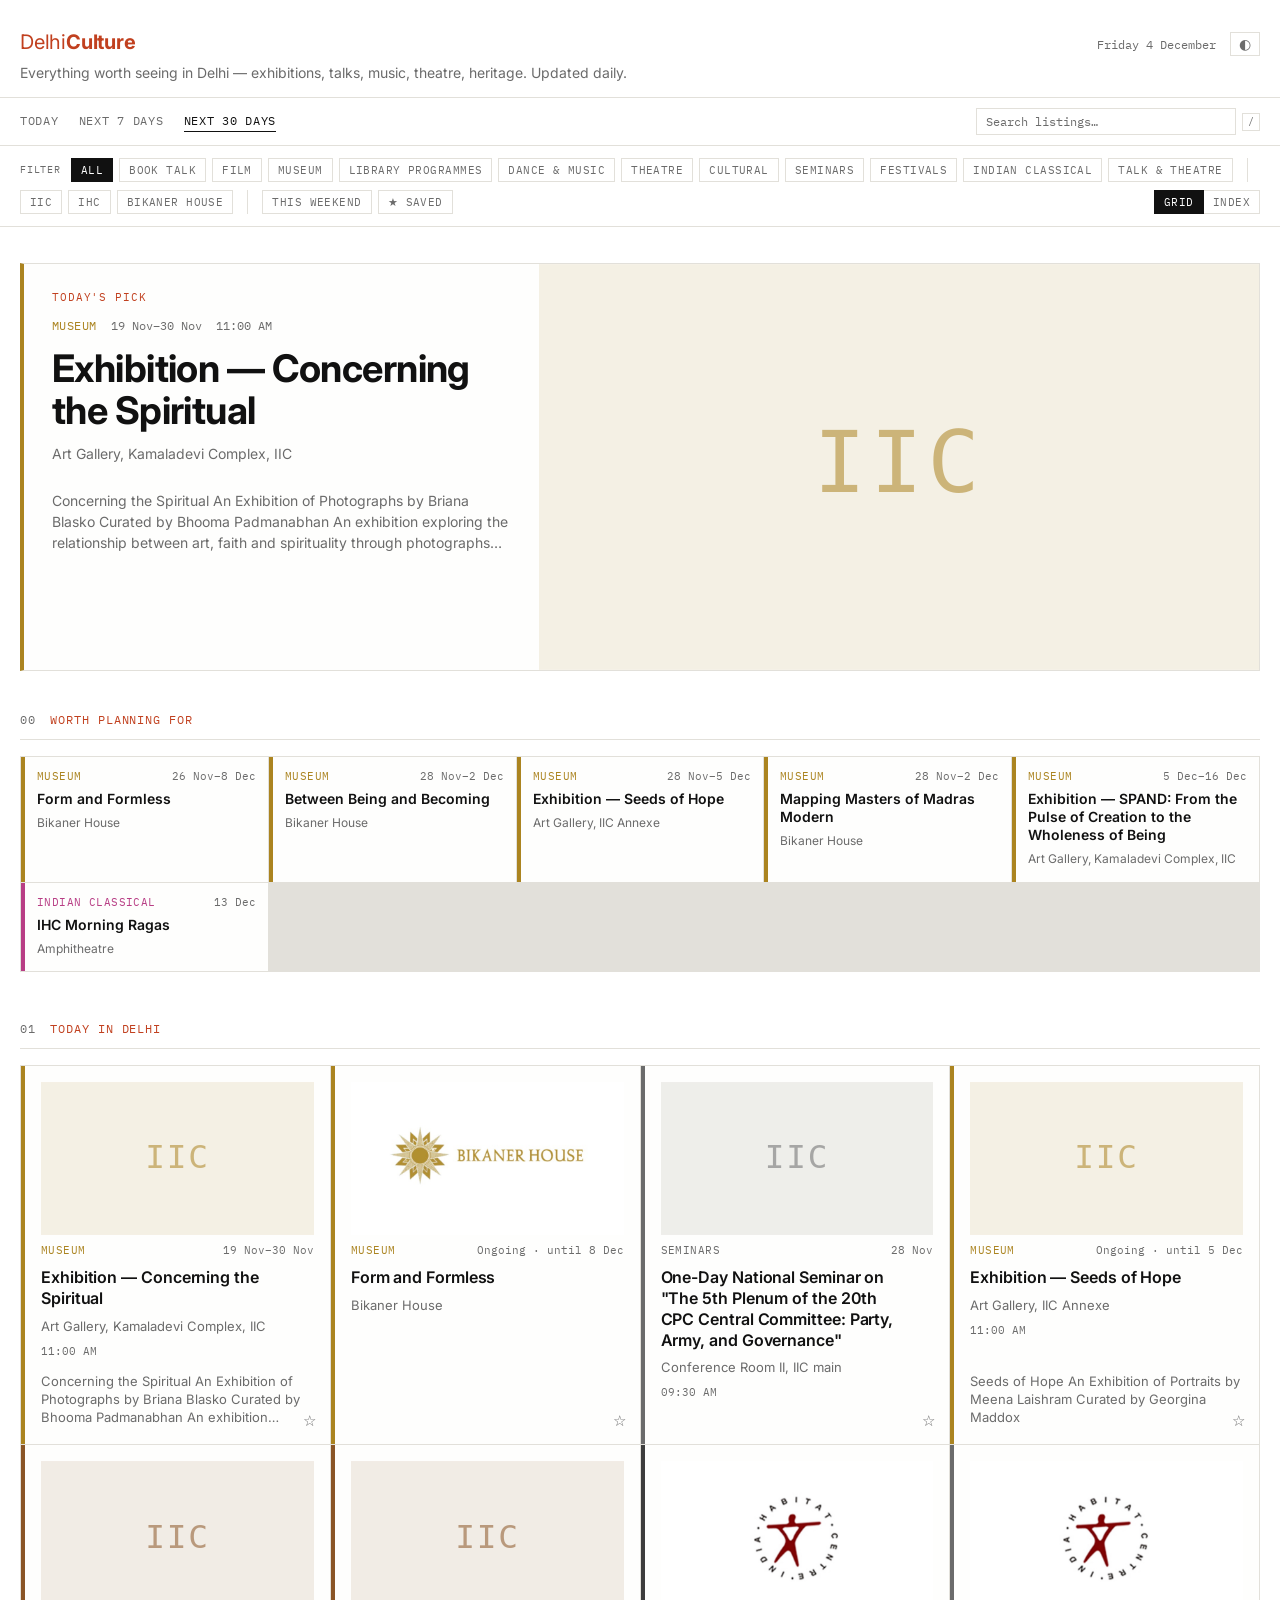
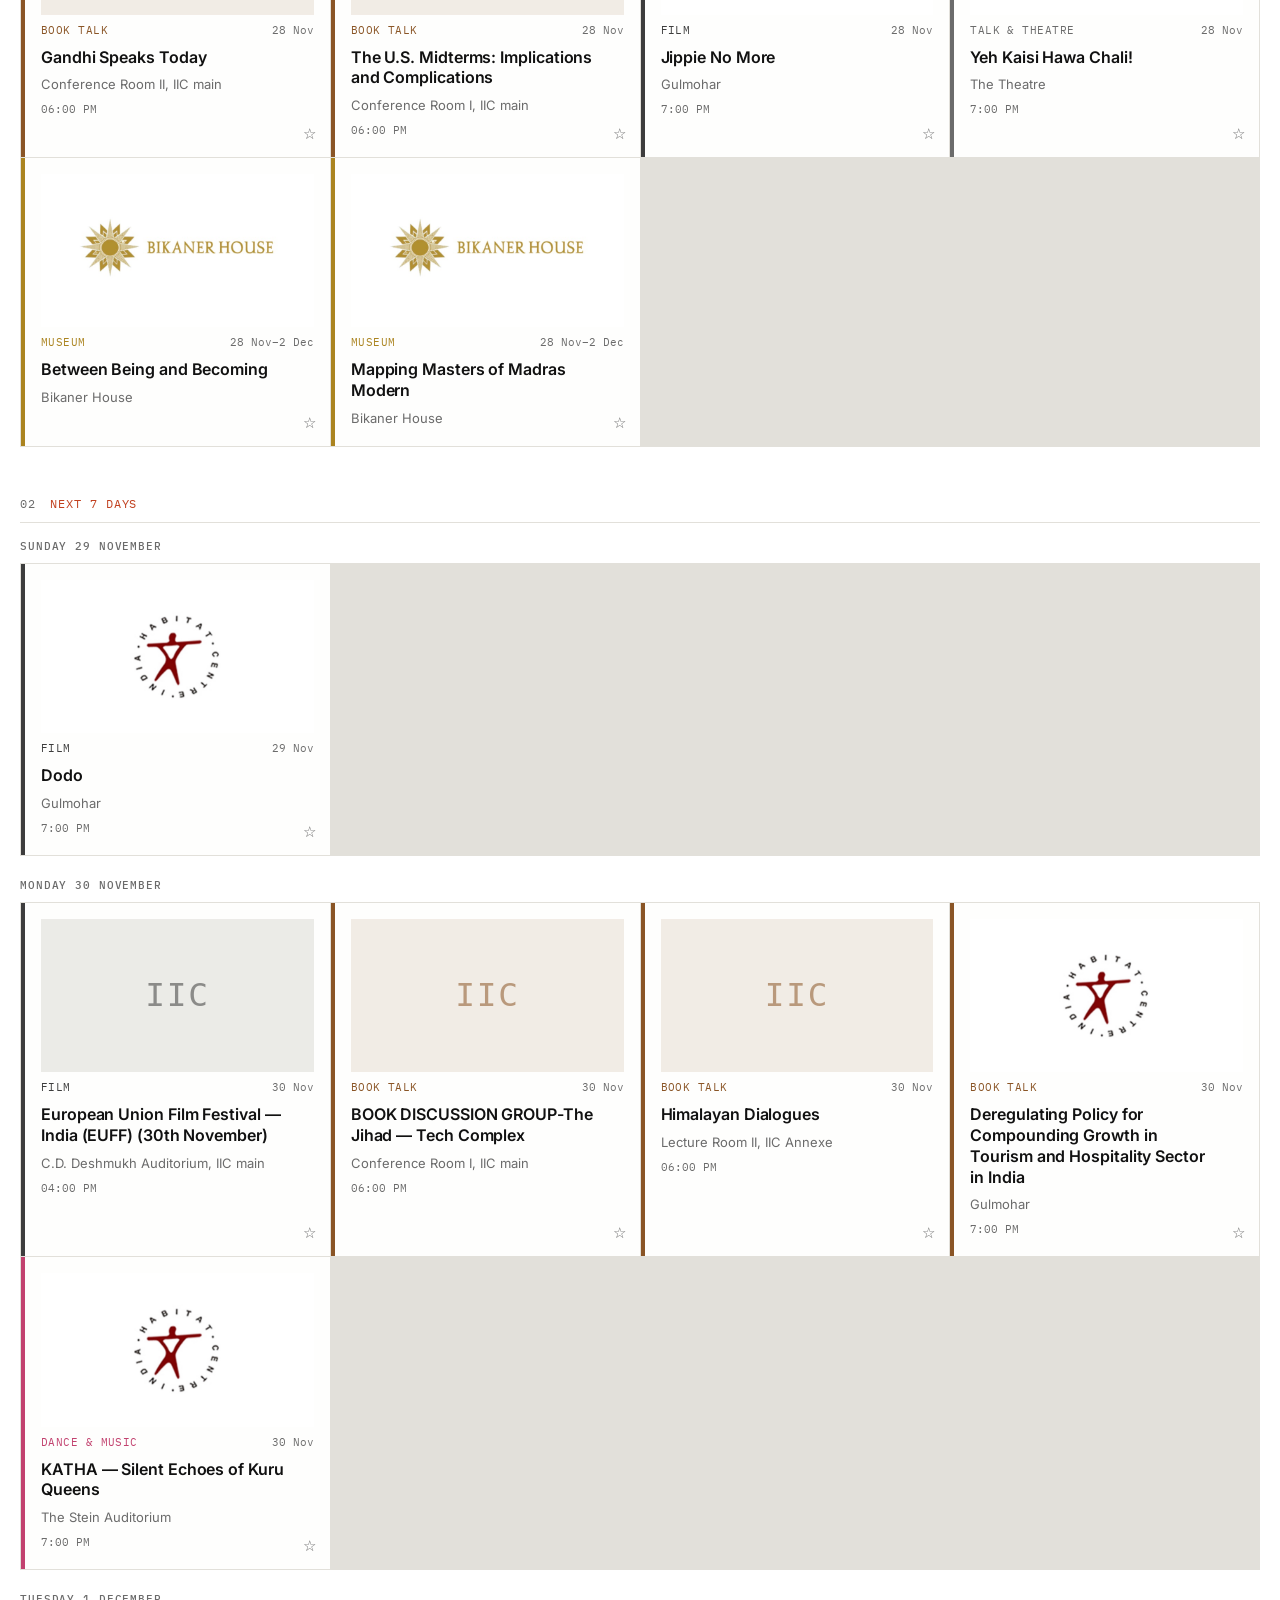
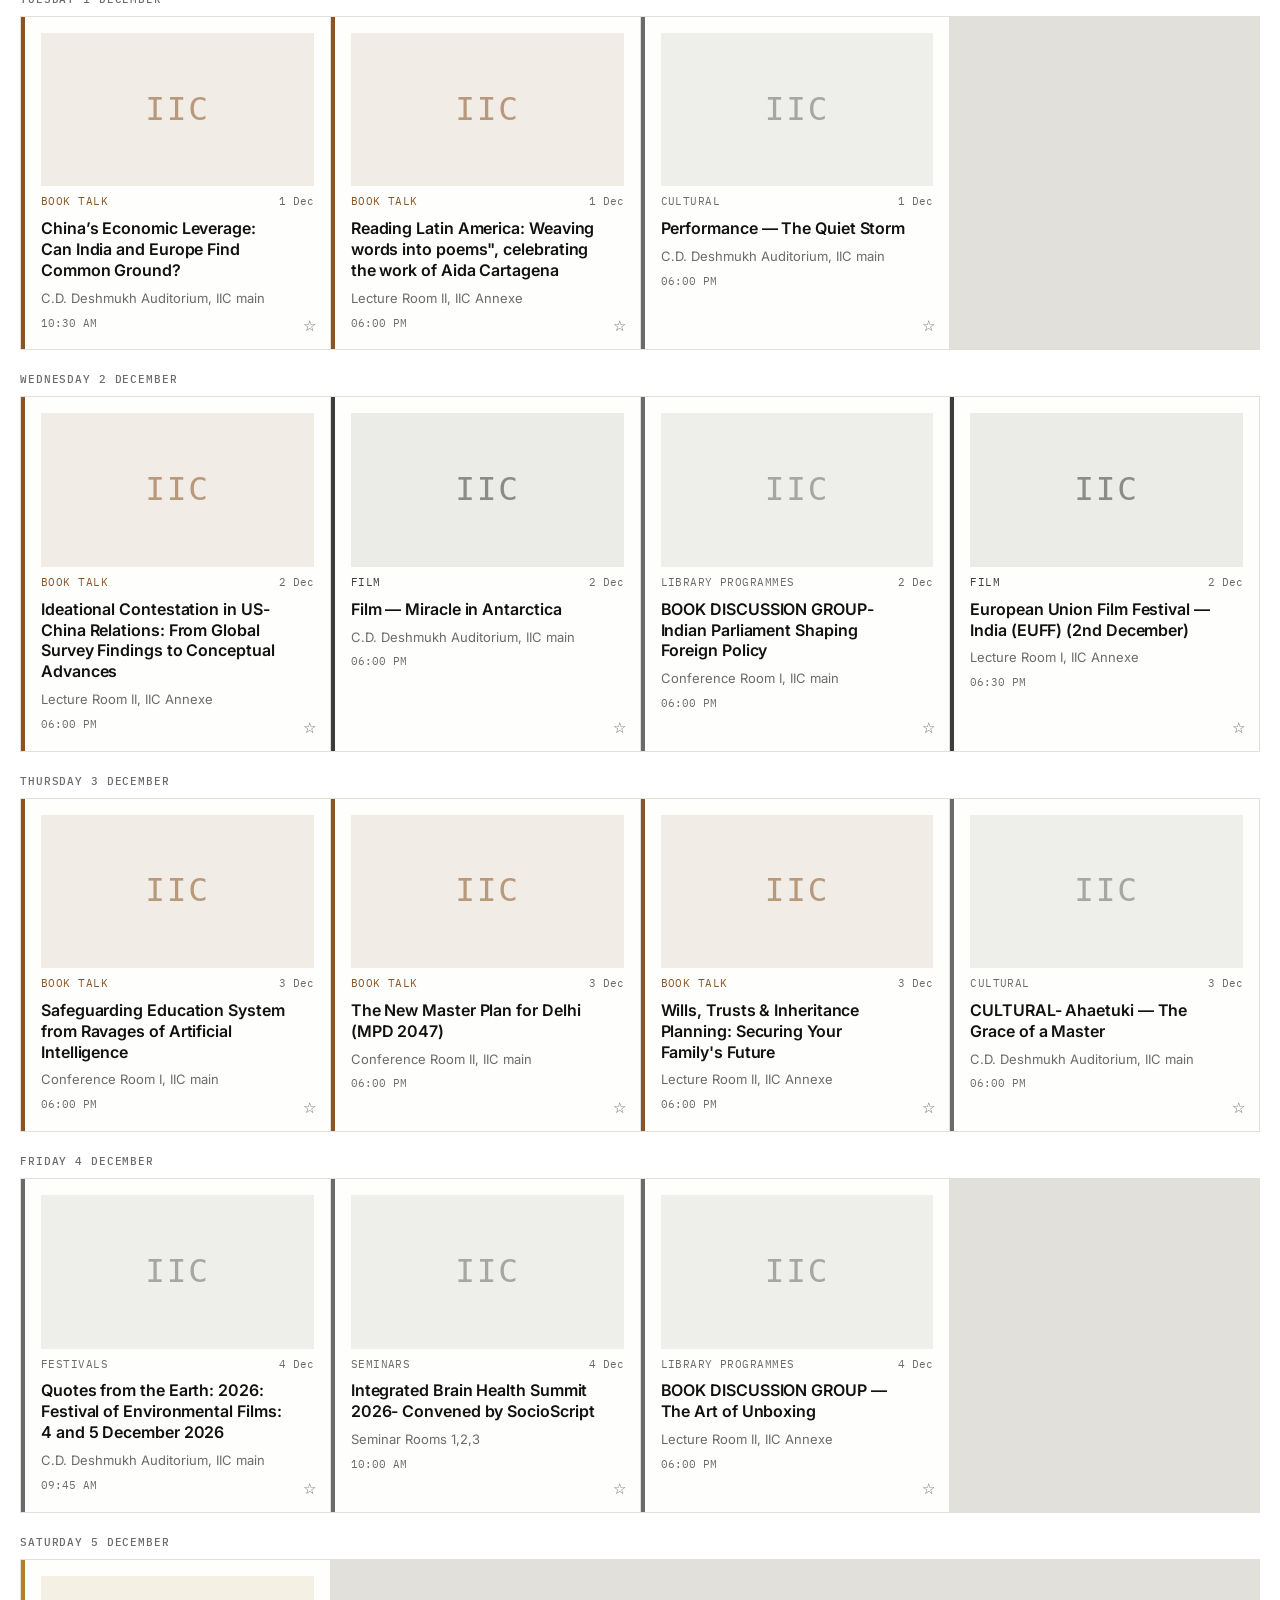
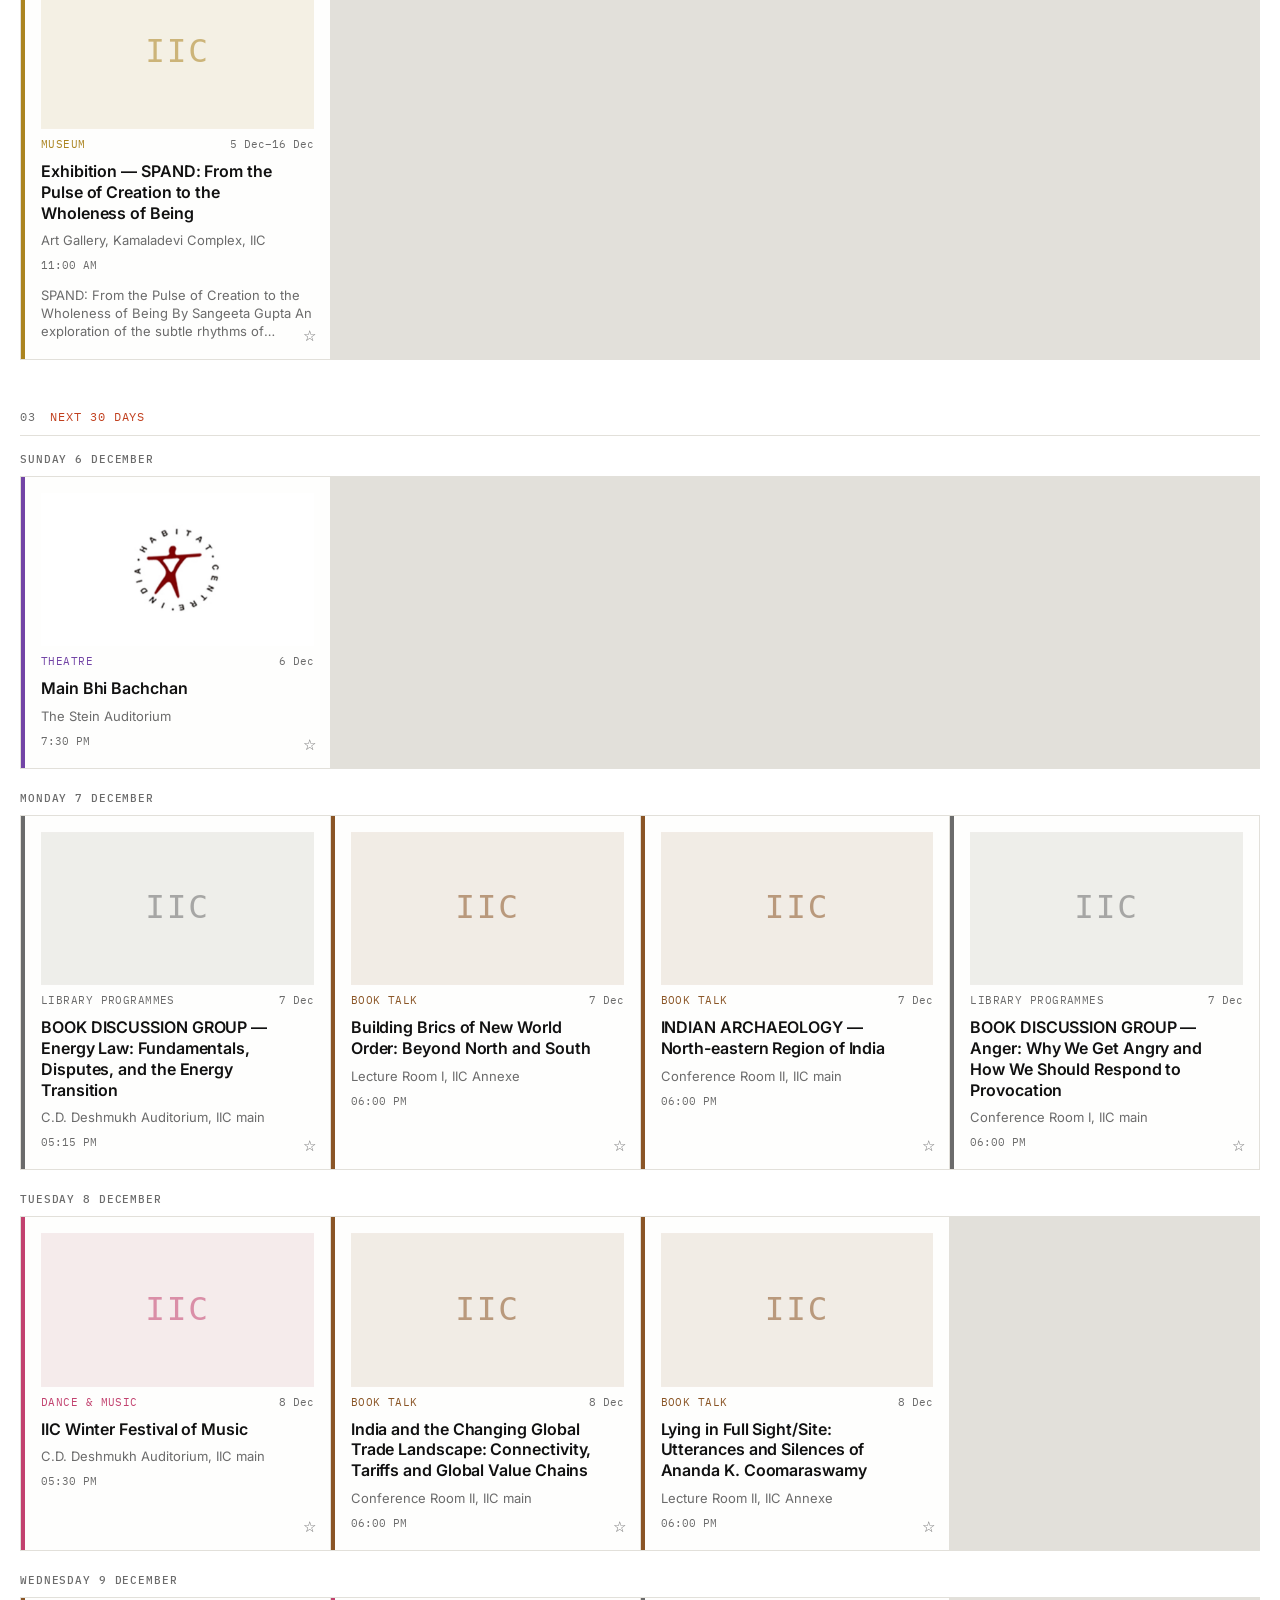
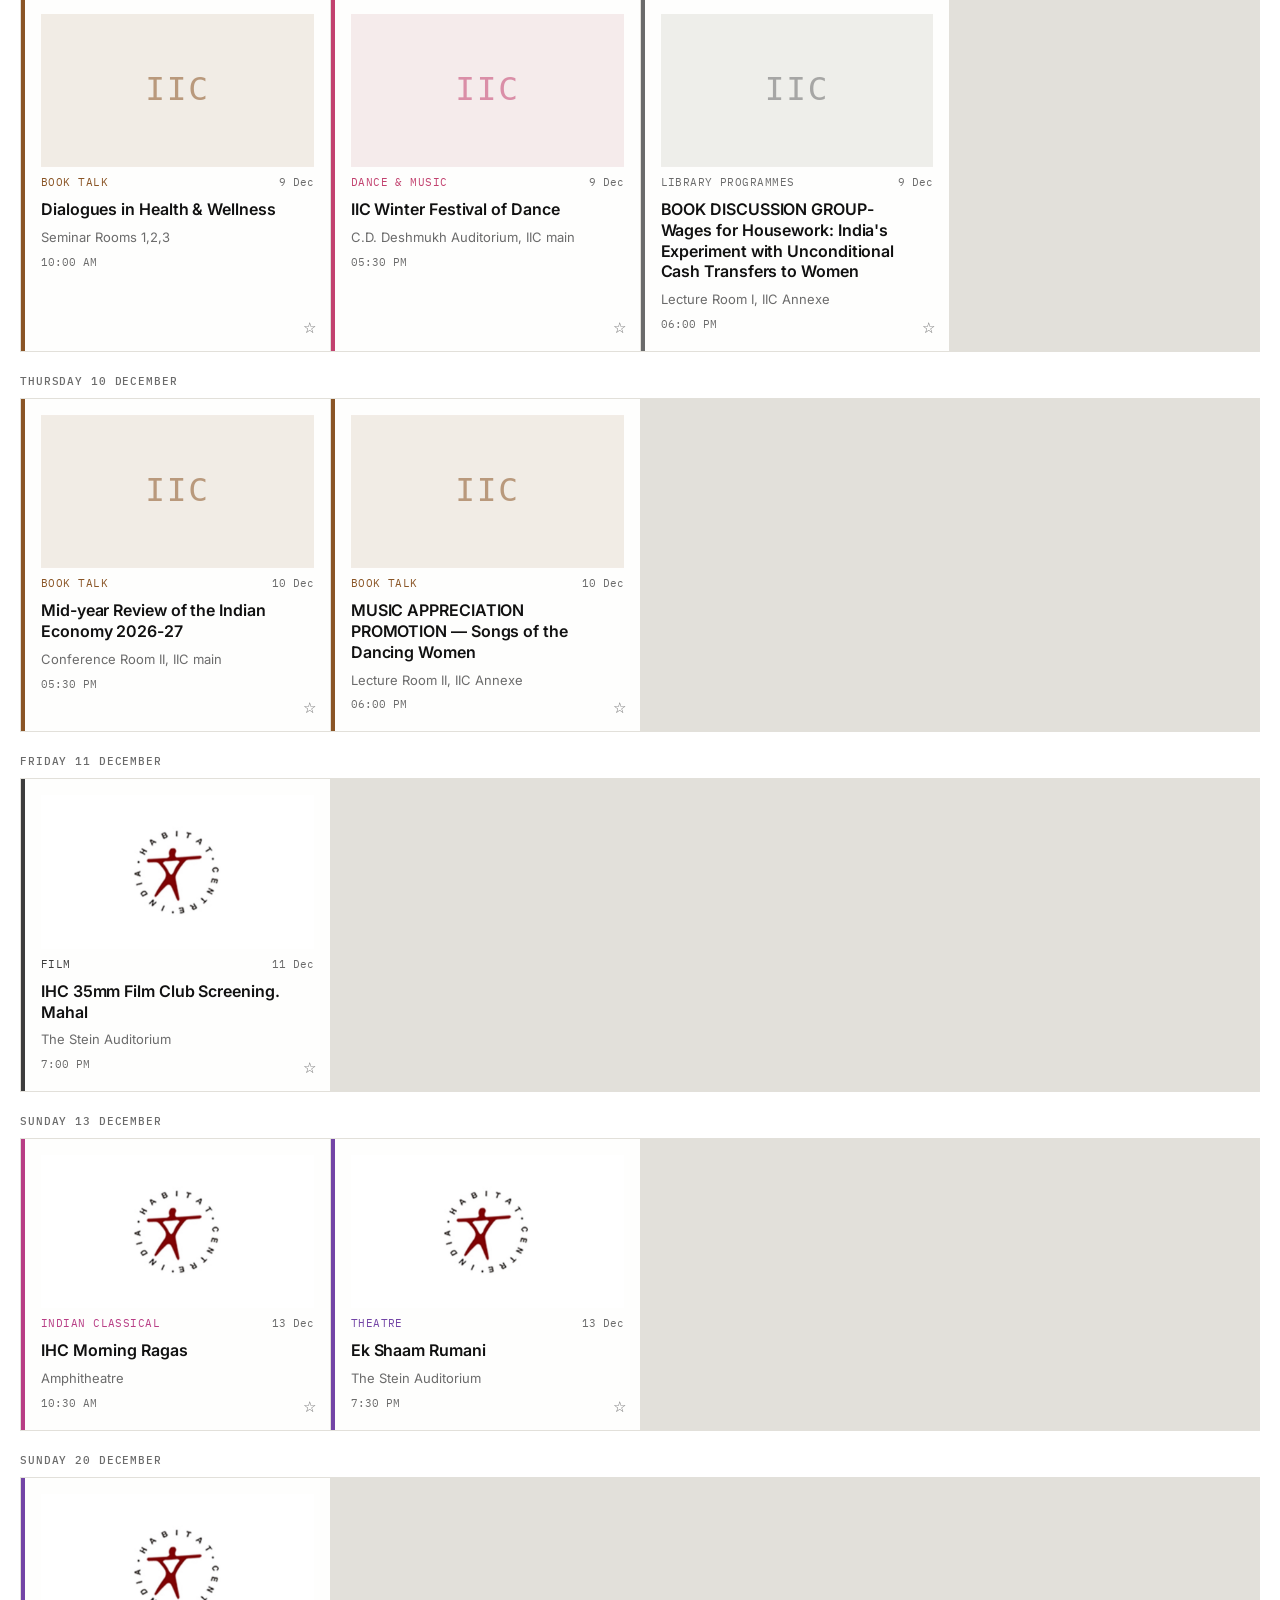
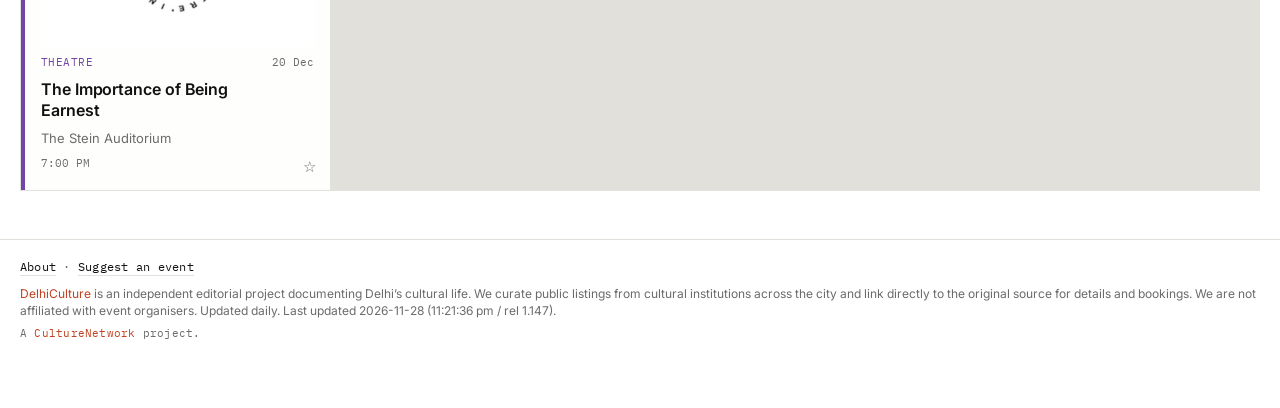
<file: docs/index.html>
<!DOCTYPE html>
<html lang="en">
<head>
<meta charset="UTF-8">
<meta name="viewport" content="width=device-width, initial-scale=1.0">
<title>DelhiCulture — What to see in Delhi today</title>
<meta name="description" content="Everything worth seeing in Delhi — exhibitions, talks, music, theatre and heritage, curated daily from the city's cultural institutions.">
<link rel="canonical" href="https://delhiculture.com/">
<meta property="og:title" content="DelhiCulture — What to see in Delhi today">
<meta property="og:description" content="A curated index of exhibitions, talks, music, theatre and heritage events in Delhi.">
<meta property="og:url" content="https://delhiculture.com/">
<meta property="og:type" content="website">
<link rel="icon" type="image/png" sizes="64x64" href="favicon.png">
<link rel="apple-touch-icon" href="apple-touch-icon.png">
<link rel="preconnect" href="https://fonts.googleapis.com">
<link rel="preconnect" href="https://fonts.gstatic.com" crossorigin>
<link href="https://fonts.googleapis.com/css2?family=Inter:wght@400;500;600;700&family=IBM+Plex+Mono:wght@400;500&display=swap" rel="stylesheet">
<link rel="stylesheet" href="style.css">
<script>
/* apply saved theme before first paint to avoid a flash */
(function () {
  try {
    var t = localStorage.getItem("dc-theme");
    if (t === "dark" || t === "light") document.documentElement.setAttribute("data-theme", t);
  } catch (e) {}
})();
</script>
</head>
<body>

<header class="masthead">
  <div class="masthead__row">
    <a href="/" class="wordmark"><span class="wordmark__delhi">Delhi</span><span class="wordmark__culture">Culture</span></a>
    <div class="masthead__right">
      <span class="masthead__date" id="masthead-date"></span>
      <button type="button" class="theme-toggle" id="theme-toggle" aria-label="Switch between light and dark">◐</button>
    </div>
  </div>
  <p class="masthead__strap">Everything worth seeing in Delhi — exhibitions, talks, music, theatre, heritage. Updated daily.</p>
</header>

<nav class="jumpnav" aria-label="Sections">
  <a href="#today">Today</a>
  <a href="#week">Next 7 Days</a>
  <a href="#month">Next 30 Days</a>
  <div class="searchbox" role="search">
    <input type="search" id="search-input" placeholder="Search listings…" aria-label="Search listings" autocomplete="off">
    <span class="searchbox__hint" aria-hidden="true">/</span>
  </div>
</nav>

<div class="controls" aria-label="Filter and view options">
  <span class="controls__label">Filter</span>
  <div class="filters" id="filter-cats" role="group" aria-label="Filter by category"></div>
  <div class="controls__divider" aria-hidden="true"></div>
  <div class="filters" id="filter-venues" role="group" aria-label="Filter by institution"></div>
  <div class="controls__divider" aria-hidden="true"></div>
  <div class="filters" role="group" aria-label="Lenses">
    <button type="button" class="chip chip--lens" data-lens="weekend" aria-pressed="false">This Weekend</button>
    <button type="button" class="chip chip--lens" data-lens="saved" aria-pressed="false">★ Saved</button>
  </div>
  <span class="result-count" id="result-count" hidden aria-live="polite"></span>
  <div class="viewtoggle" role="group" aria-label="View">
    <button type="button" class="chip" data-view="grid" aria-pressed="true">Grid</button>
    <button type="button" class="chip" data-view="list" aria-pressed="false">Index</button>
  </div>
</div>

<section class="lead" id="lead" hidden aria-label="Today's pick"></section>

<main id="main">

  <section class="section" id="highlights" hidden>
    <div class="section__eyebrow"><span class="eyebrow-index">00</span> Worth Planning For</div>
    <div class="hl-grid" id="grid-highlights"></div>
  </section>

  <section class="section" id="today">
    <div class="section__eyebrow"><span class="eyebrow-index">01</span> Today in Delhi</div>
    <div class="section__body" id="grid-today" data-empty-copy="Nothing new listed for today yet. Check back this evening, or see the next 7 days below.">
      <p class="loading">Loading —</p>
    </div>
  </section>

  <section class="section" id="week">
    <div class="section__eyebrow"><span class="eyebrow-index">02</span> Next 7 Days</div>
    <div class="section__body" id="grid-week" data-empty-copy="Nothing new listed for the next 7 days yet.">
      <p class="loading">Loading —</p>
    </div>
  </section>

  <section class="section" id="month">
    <div class="section__eyebrow"><span class="eyebrow-index">03</span> Next 30 Days</div>
    <div class="section__body" id="grid-month" data-empty-copy="Nothing new listed for the next 30 days yet.">
      <p class="loading">Loading —</p>
    </div>
  </section>

  <noscript>
    <div class="section"><p class="empty-state">Listings need JavaScript to load. The raw data is at <a href="events.json">events.json</a>.</p></div>
  </noscript>

</main>

<div class="overlay" id="overlay" hidden>
  <div class="detail" id="detail"></div>
</div>

<div class="toast" id="toast" hidden role="status"></div>

<footer class="footer">
  <p class="footer__links"><a href="/about.html">About</a> · <a href="mailto:suggest@delhiculture.com">Suggest an event</a></p>
  <p><span class="brand-red">DelhiCulture</span> is an independent editorial project documenting Delhi’s cultural life. We curate public listings from cultural institutions across the city and link directly to the original source for details and bookings. We are not affiliated with event organisers. Updated daily. <span id="footer-generated"></span></p>
  <p class="footer__network">A <span class="brand-red">CultureNetwork</span> project.</p>
</footer>

<script src="app.js"></script>
</body>
</html>
</file>
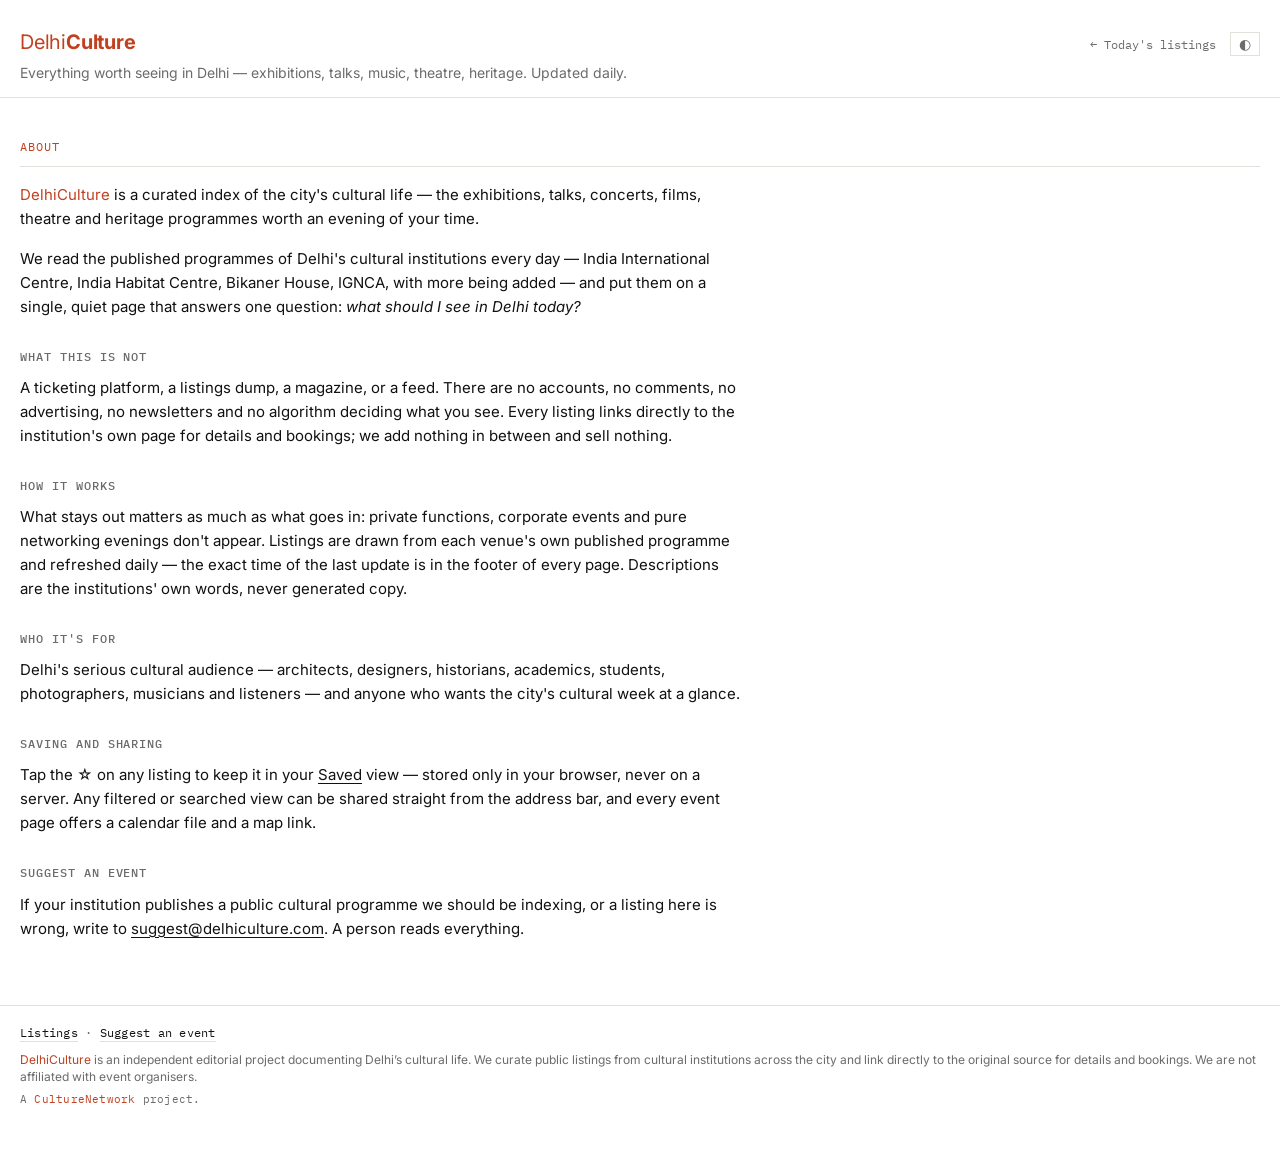
<file: docs/about.html>
<!DOCTYPE html>
<html lang="en">
<head>
<meta charset="UTF-8">
<meta name="viewport" content="width=device-width, initial-scale=1.0">
<title>About — DelhiCulture</title>
<meta name="description" content="DelhiCulture is an independent, curated index of Delhi's cultural life — exhibitions, talks, music, theatre and heritage, updated daily.">
<link rel="canonical" href="https://delhiculture.com/about.html">
<link rel="icon" type="image/png" sizes="64x64" href="favicon.png">
<link rel="apple-touch-icon" href="apple-touch-icon.png">
<link rel="preconnect" href="https://fonts.googleapis.com">
<link rel="preconnect" href="https://fonts.gstatic.com" crossorigin>
<link href="https://fonts.googleapis.com/css2?family=Inter:wght@400;500;600;700&family=IBM+Plex+Mono:wght@400;500&display=swap" rel="stylesheet">
<link rel="stylesheet" href="style.css">
<script>
/* apply saved theme before first paint to avoid a flash */
(function () {
  try {
    var t = localStorage.getItem("dc-theme");
    if (t === "dark" || t === "light") document.documentElement.setAttribute("data-theme", t);
  } catch (e) {}
})();
</script>
</head>
<body>

<header class="masthead">
  <div class="masthead__row">
    <a href="/" class="wordmark"><span class="wordmark__delhi">Delhi</span><span class="wordmark__culture">Culture</span></a>
    <div class="masthead__right">
      <span class="masthead__date"><a href="/" class="masthead__back">← Today's listings</a></span>
      <button type="button" class="theme-toggle" id="theme-toggle" aria-label="Switch between light and dark">◐</button>
    </div>
  </div>
  <p class="masthead__strap">Everything worth seeing in Delhi — exhibitions, talks, music, theatre, heritage. Updated daily.</p>
</header>

<main id="main">
  <section class="section">
    <div class="section__eyebrow">About</div>
    <div class="prose">
      <p><span class="brand-red">DelhiCulture</span> is a curated index of the city's cultural life — the exhibitions, talks, concerts, films, theatre and heritage programmes worth an evening of your time.</p>

      <p>We read the published programmes of Delhi's cultural institutions every day — India International Centre, India Habitat Centre, Bikaner House, IGNCA, with more being added — and put them on a single, quiet page that answers one question: <em>what should I see in Delhi today?</em></p>

      <h2>What this is not</h2>
      <p>A ticketing platform, a listings dump, a magazine, or a feed. There are no accounts, no comments, no advertising, no newsletters and no algorithm deciding what you see. Every listing links directly to the institution's own page for details and bookings; we add nothing in between and sell nothing.</p>

      <h2>How it works</h2>
      <p>What stays out matters as much as what goes in: private functions, corporate events and pure networking evenings don't appear. Listings are drawn from each venue's own published programme and refreshed daily — the exact time of the last update is in the footer of every page. Descriptions are the institutions' own words, never generated copy.</p>

      <h2>Who it's for</h2>
      <p>Delhi's serious cultural audience — architects, designers, historians, academics, students, photographers, musicians and listeners — and anyone who wants the city's cultural week at a glance.</p>

      <h2>Saving and sharing</h2>
      <p>Tap the ☆ on any listing to keep it in your <a href="/?lens=saved">Saved</a> view — stored only in your browser, never on a server. Any filtered or searched view can be shared straight from the address bar, and every event page offers a calendar file and a map link.</p>

      <h2>Suggest an event</h2>
      <p>If your institution publishes a public cultural programme we should be indexing, or a listing here is wrong, write to <a href="mailto:suggest@delhiculture.com">suggest@delhiculture.com</a>. A person reads everything.</p>
    </div>
  </section>
</main>

<footer class="footer">
  <p class="footer__links"><a href="/">Listings</a> · <a href="mailto:suggest@delhiculture.com">Suggest an event</a></p>
  <p><span class="brand-red">DelhiCulture</span> is an independent editorial project documenting Delhi’s cultural life. We curate public listings from cultural institutions across the city and link directly to the original source for details and bookings. We are not affiliated with event organisers.</p>
  <p class="footer__network">A <span class="brand-red">CultureNetwork</span> project.</p>
</footer>

<script>
(function () {
  var btn = document.getElementById("theme-toggle");
  if (!btn) return;
  btn.addEventListener("click", function () {
    var root = document.documentElement;
    var systemDark = window.matchMedia &&
      window.matchMedia("(prefers-color-scheme: dark)").matches;
    var current = root.getAttribute("data-theme") || (systemDark ? "dark" : "light");
    var next = current === "dark" ? "light" : "dark";
    root.setAttribute("data-theme", next);
    try { localStorage.setItem("dc-theme", next); } catch (e) {}
  });
})();
</script>
</body>
</html>
</file>
<file: docs/style.css>
/* ============================================================
   DelhiCulture — design tokens (v3)
   Palette:  bg #FFFFFF · ink #111111 · muted #6B6B6B
             hairline #E2E0DA · accent #C1401F (eyebrows + focus
             only — architectural redline)
   Type:     Inter (display/body) · IBM Plex Mono (metadata —
             the "index card" register)
   Layout:   dense multi-column index, sharp corners, no shadow.
   v3 adds:  lead story hero, dark mode (auto + toggle), search,
             lens chips (Weekend / Saved), detail overlay with
             calendar export, saved stars, refined type scale,
             restrained motion (guarded by prefers-reduced-motion).
   The category hues are mirrored in app.js CATEGORY_HEX — keep
   in sync.
   ============================================================ */

:root {
  --bg: #ffffff;
  --ink: #111111;
  --muted: #6b6b6b;
  --hairline: #e2e0da;
  --accent: #c1401f;
  --card-bg: #fefefd;
  --card-hover: #faf9f5;
  --overlay-scrim: rgba(17, 17, 17, 0.45);

  /* Category palette — one hue family per discipline. Mirrored in
     app.js CATEGORY_HEX — keep in sync. */
  --cat-heritage: #b0392a;
  --cat-archaeology: #b3612a;
  --cat-architecture: #2f5e96;
  --cat-urbanism: #2f7d8c;
  --cat-landscape: #3f8a4d;
  --cat-museum: #ab8420;
  --cat-photography: #6f56a0;
  --cat-classical: #b83e85;
  --cat-jazz: #c77c1f;
  --cat-dance: #c2426f;
  --cat-theatre: #7345a6;
  --cat-film: #3d3d3d;
  --cat-book: #8a5526;
  --cat-children: #d0722f;
  --cat-festival: #a58722;
  --cat-exhibition: #9c5a38;
  --cat-talk: #4f6e8f;
  --cat-default: #6b6b6b;

  --stripe: 4px;

  --font-display: "Inter", -apple-system, "Helvetica Neue", Arial, sans-serif;
  --font-mono: "IBM Plex Mono", "SF Mono", Menlo, monospace;

  --gutter: 20px;
  --max-width: 1400px;

  --ease: cubic-bezier(0.25, 0.6, 0.3, 1);
  --t-fast: 140ms;
}

/* ---------- dark mode ----------
   Auto via prefers-color-scheme; explicit choice via
   data-theme="light|dark" on <html> (set by the toggle,
   persisted in localStorage, applied pre-paint inline). */

[data-theme="dark"] { color-scheme: dark; }

@media (prefers-color-scheme: dark) {
  :root:not([data-theme="light"]) { color-scheme: dark; }
}

:root[data-theme="dark"] {
  --bg: #131211;
  --ink: #eceae5;
  --muted: #9a968e;
  --hairline: #2b2925;
  --accent: #e05a35;
  --card-bg: #181715;
  --card-hover: #1e1c19;
  --overlay-scrim: rgba(0, 0, 0, 0.6);

  --cat-heritage: #d0604f;
  --cat-archaeology: #d0824a;
  --cat-architecture: #6f95c8;
  --cat-urbanism: #5fa8b8;
  --cat-landscape: #6fb37d;
  --cat-museum: #cfa93f;
  --cat-photography: #9c85cc;
  --cat-classical: #d873ac;
  --cat-jazz: #e09a45;
  --cat-dance: #dd6f96;
  --cat-theatre: #a279d3;
  --cat-film: #a3a3a3;
  --cat-book: #bf8352;
  --cat-children: #e39355;
  --cat-festival: #cbaf45;
  --cat-exhibition: #c4805c;
  --cat-talk: #7f9cbd;
  --cat-default: #9a968e;
}

@media (prefers-color-scheme: dark) {
  :root:not([data-theme="light"]) {
    --bg: #131211;
    --ink: #eceae5;
    --muted: #9a968e;
    --hairline: #2b2925;
    --accent: #e05a35;
    --card-bg: #181715;
    --card-hover: #1e1c19;
    --overlay-scrim: rgba(0, 0, 0, 0.6);

    --cat-heritage: #d0604f;
    --cat-archaeology: #d0824a;
    --cat-architecture: #6f95c8;
    --cat-urbanism: #5fa8b8;
    --cat-landscape: #6fb37d;
    --cat-museum: #cfa93f;
    --cat-photography: #9c85cc;
    --cat-classical: #d873ac;
    --cat-jazz: #e09a45;
    --cat-dance: #dd6f96;
    --cat-theatre: #a279d3;
    --cat-film: #a3a3a3;
    --cat-book: #bf8352;
    --cat-children: #e39355;
    --cat-festival: #cbaf45;
    --cat-exhibition: #c4805c;
    --cat-talk: #7f9cbd;
    --cat-default: #9a968e;
  }
}

* { box-sizing: border-box; }

html { -webkit-text-size-adjust: 100%; scroll-padding-top: 96px; }

body {
  margin: 0;
  background: var(--bg);
  color: var(--ink);
  font-family: var(--font-display);
  font-size: 15px;
  line-height: 1.45;
  -webkit-font-smoothing: antialiased;
  transition: background-color var(--t-fast) var(--ease), color var(--t-fast) var(--ease);
}

a { color: inherit; }

/* ---------- masthead ---------- */

.masthead {
  max-width: var(--max-width);
  margin: 0 auto;
  padding: 28px var(--gutter) 14px;
  border-bottom: 1px solid var(--hairline);
}

.masthead__row {
  display: flex;
  align-items: baseline;
  justify-content: space-between;
  gap: 12px;
}

.masthead__right {
  display: flex;
  align-items: baseline;
  gap: 14px;
}

.wordmark {
  font-weight: 400;
  font-size: 20px;
  letter-spacing: -0.01em;
  text-decoration: none;
  color: var(--accent);
}

/* brand names picked out in the accent red wherever they appear in copy */
.brand-red { color: var(--accent); }

::selection {
  background: var(--accent);
  color: #ffffff;
}

.wordmark__delhi { font-weight: 400; }
.wordmark__culture { font-weight: 700; }

.masthead__date {
  font-family: var(--font-mono);
  font-size: 12px;
  color: var(--muted);
  white-space: nowrap;
}

.masthead__strap {
  margin: 6px 0 0;
  color: var(--muted);
  font-size: 14px;
}

/* theme toggle — a quiet mono glyph, not a switch */
.theme-toggle {
  font-family: var(--font-mono);
  font-size: 14px;
  line-height: 1;
  color: var(--muted);
  background: none;
  border: 1px solid var(--hairline);
  border-radius: 0;
  padding: 4px 8px;
  cursor: pointer;
  transition: color var(--t-fast) var(--ease), border-color var(--t-fast) var(--ease);
}

.theme-toggle:hover { color: var(--ink); border-color: var(--ink); }

.theme-toggle:focus-visible {
  outline: 2px solid var(--accent);
  outline-offset: 1px;
}

/* ---------- jump nav ---------- */

.jumpnav {
  max-width: var(--max-width);
  margin: 0 auto;
  padding: 10px var(--gutter);
  display: flex;
  align-items: center;
  gap: 20px;
  border-bottom: 1px solid var(--hairline);
  position: sticky;
  top: 0;
  background: var(--bg);
  z-index: 10;
}

.jumpnav a {
  font-family: var(--font-mono);
  font-size: 12px;
  text-transform: uppercase;
  letter-spacing: 0.06em;
  text-decoration: none;
  color: var(--muted);
  border-bottom: 1px solid transparent;
  padding-bottom: 2px;
  transition: color var(--t-fast) var(--ease), border-color var(--t-fast) var(--ease);
}

.jumpnav a:hover,
.jumpnav a:focus-visible,
.jumpnav a.is-active {
  color: var(--ink);
  border-bottom-color: var(--ink);
}

/* search lives in the sticky bar so it's always reachable */
.searchbox {
  margin-left: auto;
  display: flex;
  align-items: center;
  gap: 6px;
  min-width: 0;
}

.searchbox input {
  font-family: var(--font-mono);
  font-size: 12px;
  color: var(--ink);
  background: transparent;
  border: 1px solid var(--hairline);
  border-radius: 0;
  padding: 5px 9px;
  width: clamp(120px, 22vw, 260px);
  transition: border-color var(--t-fast) var(--ease);
}

.searchbox input::placeholder { color: var(--muted); }

.searchbox input:hover { border-color: var(--muted); }

.searchbox input:focus {
  outline: 2px solid var(--accent);
  outline-offset: 1px;
  border-color: var(--accent);
}

.searchbox__hint {
  font-family: var(--font-mono);
  font-size: 10px;
  color: var(--muted);
  border: 1px solid var(--hairline);
  padding: 1px 5px;
  user-select: none;
}

/* ---------- controls: filters + lenses + view toggle ---------- */

.controls {
  max-width: var(--max-width);
  margin: 0 auto;
  padding: 12px var(--gutter);
  display: flex;
  flex-wrap: wrap;
  align-items: center;
  gap: 8px 14px;
  border-bottom: 1px solid var(--hairline);
}

.controls__label {
  font-family: var(--font-mono);
  font-size: 10px;
  text-transform: uppercase;
  letter-spacing: 0.08em;
  color: var(--muted);
  margin-right: -4px;
}

.filters {
  display: flex;
  flex-wrap: wrap;
  gap: 6px;
  align-items: center;
}

.chip {
  font-family: var(--font-mono);
  font-size: 11px;
  text-transform: uppercase;
  letter-spacing: 0.04em;
  color: var(--muted);
  background: transparent;
  border: 1px solid var(--hairline);
  border-radius: 0;
  padding: 4px 9px;
  cursor: pointer;
  transition: color var(--t-fast) var(--ease), border-color var(--t-fast) var(--ease),
    background-color var(--t-fast) var(--ease);
}

.chip:hover { color: var(--ink); border-color: var(--ink); }

.chip[aria-pressed="true"] {
  color: var(--bg);
  background: var(--ink);
  border-color: var(--ink);
}

.chip:focus-visible {
  outline: 2px solid var(--accent);
  outline-offset: 1px;
}

.chip--lens[aria-pressed="true"] {
  background: var(--accent);
  border-color: var(--accent);
  color: #ffffff;
}

.controls__divider {
  width: 1px;
  align-self: stretch;
  background: var(--hairline);
}

.viewtoggle {
  display: flex;
  gap: 0;
  margin-left: auto;
}

.viewtoggle .chip + .chip { border-left: 0; }

/* result count — appears only while filtering/searching */
.result-count {
  font-family: var(--font-mono);
  font-size: 11px;
  color: var(--muted);
  white-space: nowrap;
}

/* ---------- sections ---------- */

.section {
  max-width: var(--max-width);
  margin: 0 auto;
  padding: 40px var(--gutter) 8px;
}

.section__eyebrow {
  font-family: var(--font-mono);
  font-size: 12px;
  text-transform: uppercase;
  letter-spacing: 0.08em;
  color: var(--accent);
  margin-bottom: 16px;
  padding-bottom: 10px;
  border-bottom: 1px solid var(--hairline);
}

.eyebrow-index {
  color: var(--muted);
  margin-right: 6px;
}

.loading,
.empty-state {
  font-family: var(--font-mono);
  font-size: 13px;
  color: var(--muted);
  padding: 24px 0 40px;
}

.link-reset {
  font-family: var(--font-mono);
  font-size: 13px;
  color: var(--ink);
  background: none;
  border: none;
  border-bottom: 1px solid var(--ink);
  padding: 0 0 1px;
  cursor: pointer;
}

/* ---------- lead story hero ---------- */

.lead {
  max-width: var(--max-width);
  margin: 0 auto;
  padding: 36px var(--gutter) 0;
}

.lead__card {
  display: grid;
  grid-template-columns: minmax(0, 5fr) minmax(0, 7fr);
  gap: 0;
  border: 1px solid var(--hairline);
  border-left: var(--stripe) solid var(--cat-color, var(--cat-default));
  background: var(--card-bg);
  cursor: pointer;
  transition: background-color var(--t-fast) var(--ease);
}

.lead__card:hover,
.lead__card:focus-visible { background: var(--card-hover); }

.lead__card:focus-visible {
  outline: 2px solid var(--accent);
  outline-offset: -2px;
}

.lead__body {
  padding: 26px 28px 28px;
  display: flex;
  flex-direction: column;
  gap: 12px;
  min-width: 0;
}

.lead__eyebrow {
  font-family: var(--font-mono);
  font-size: 11px;
  text-transform: uppercase;
  letter-spacing: 0.08em;
  color: var(--accent);
}

.lead__meta {
  display: flex;
  gap: 14px;
  font-family: var(--font-mono);
  font-size: 11.5px;
  color: var(--muted);
  flex-wrap: wrap;
}

.lead__title {
  font-weight: 700;
  font-size: clamp(24px, 3.2vw, 38px);
  line-height: 1.12;
  letter-spacing: -0.015em;
  margin: 0;
}

.lead__card:hover .lead__title { text-decoration: underline; text-underline-offset: 4px; }

.lead__venue { font-size: 14px; color: var(--muted); }

.lead__desc {
  font-size: 14px;
  line-height: 1.5;
  color: var(--muted);
  display: -webkit-box;
  -webkit-line-clamp: 3;
  -webkit-box-orient: vertical;
  overflow: hidden;
}

.lead__image {
  width: 100%;
  height: 100%;
  min-height: 260px;
  object-fit: cover;
  display: block;
  background: var(--card-hover);
}

/* ---------- date group headings ---------- */

.date-heading {
  font-family: var(--font-mono);
  font-size: 11px;
  font-weight: 500;
  text-transform: uppercase;
  letter-spacing: 0.08em;
  color: var(--muted);
  margin: 22px 0 8px;
}

.date-heading:first-child { margin-top: 0; }

/* ---------- card grid ---------- */

.card-grid {
  display: grid;
  grid-template-columns: repeat(auto-fill, minmax(260px, 1fr));
  gap: 1px;
  background: var(--hairline);
  border: 1px solid var(--hairline);
}

.card {
  position: relative;
  background: var(--card-bg);
  padding: 16px 16px 18px;
  display: flex;
  flex-direction: column;
  gap: 8px;
  text-decoration: none;
  color: var(--ink);
  min-height: 168px;
  border-left: var(--stripe) solid var(--cat-color, var(--cat-default));
  cursor: pointer;
  transition: background-color var(--t-fast) var(--ease);
}

.card:hover,
.card:focus-visible { background: var(--card-hover); }

.card:hover .card__title,
.card:focus-visible .card__title {
  text-decoration: underline;
  text-underline-offset: 3px;
}

.card:focus-visible {
  outline: 2px solid var(--accent);
  outline-offset: -2px;
}

.card__meta {
  display: flex;
  justify-content: space-between;
  gap: 8px;
  font-family: var(--font-mono);
  font-size: 11px;
  color: var(--muted);
}

.card__category {
  color: var(--cat-color, var(--cat-default));
  text-transform: uppercase;
  letter-spacing: 0.04em;
}

.card__image {
  width: 100%;
  aspect-ratio: 16 / 9;
  object-fit: cover;
  background: var(--card-hover);
  display: block;
}

/* venue logos/wordmarks — shown in full rather than cropped */
.card__image--contain {
  object-fit: contain;
  background: #ffffff;
  padding: 24px;
  box-sizing: border-box;
}

.card__title {
  font-weight: 600;
  font-size: 16px;
  line-height: 1.3;
  letter-spacing: -0.005em;
  padding-right: 26px; /* room for the star */
}

.card__venue {
  font-size: 13px;
  color: var(--muted);
}

.card__time {
  font-family: var(--font-mono);
  font-size: 11px;
  color: var(--muted);
}

.card__desc {
  font-size: 13px;
  color: var(--muted);
  line-height: 1.4;
  margin-top: auto;
  padding-top: 4px;
  display: -webkit-box;
  -webkit-line-clamp: 3;
  -webkit-box-orient: vertical;
  overflow: hidden;
}

/* ---------- save star ---------- */

.star {
  position: absolute;
  right: 10px;
  font-family: var(--font-mono);
  font-size: 15px;
  line-height: 1;
  color: var(--muted);
  background: none;
  border: none;
  padding: 4px;
  cursor: pointer;
  transition: color var(--t-fast) var(--ease), transform var(--t-fast) var(--ease);
}

.card .star { bottom: 12px; }

.star:hover { color: var(--accent); transform: scale(1.12); }

.star[aria-pressed="true"] { color: var(--accent); }

.star:focus-visible {
  outline: 2px solid var(--accent);
  outline-offset: 1px;
}

/* ---------- index (list) view ---------- */

.index-list {
  border-top: 1px solid var(--hairline);
}

.row {
  position: relative;
  display: grid;
  grid-template-columns: 200px minmax(0, 1fr) 200px 28px;
  gap: 4px 16px;
  align-items: baseline;
  padding: 10px 4px 10px 12px;
  border-bottom: 1px solid var(--hairline);
  border-left: var(--stripe) solid var(--cat-color, var(--cat-default));
  text-decoration: none;
  color: var(--ink);
  cursor: pointer;
  transition: background-color var(--t-fast) var(--ease);
}

.row:hover,
.row:focus-visible { background: var(--card-hover); }

.row:hover .row__title,
.row:focus-visible .row__title {
  text-decoration: underline;
  text-underline-offset: 3px;
}

.row:focus-visible {
  outline: 2px solid var(--accent);
  outline-offset: -2px;
}

.row .star { position: static; align-self: center; justify-self: end; }

.row__meta {
  display: flex;
  gap: 12px;
  font-family: var(--font-mono);
  font-size: 11px;
  color: var(--muted);
  white-space: nowrap;
}

.row__time { min-width: 64px; }

.row__title {
  font-weight: 600;
  font-size: 15px;
  line-height: 1.35;
}

.row__venue {
  font-size: 13px;
  color: var(--muted);
  text-align: right;
}

/* ---------- highlights strip ---------- */

.hl-grid {
  display: grid;
  grid-template-columns: repeat(auto-fill, minmax(210px, 1fr));
  gap: 1px;
  background: var(--hairline);
  border: 1px solid var(--hairline);
}

.hl-card {
  background: var(--card-bg);
  padding: 12px 12px 14px;
  display: flex;
  flex-direction: column;
  gap: 6px;
  text-decoration: none;
  color: var(--ink);
  border-left: var(--stripe) solid var(--cat-color, var(--cat-default));
  cursor: pointer;
  transition: background-color var(--t-fast) var(--ease);
}

.hl-card:hover,
.hl-card:focus-visible { background: var(--card-hover); }

.hl-card:hover .hl-card__title,
.hl-card:focus-visible .hl-card__title {
  text-decoration: underline;
  text-underline-offset: 3px;
}

.hl-card:focus-visible {
  outline: 2px solid var(--accent);
  outline-offset: -2px;
}

.hl-card__meta {
  display: flex;
  justify-content: space-between;
  gap: 8px;
  font-family: var(--font-mono);
  font-size: 10.5px;
  color: var(--muted);
}

.hl-card__title {
  font-weight: 600;
  font-size: 14px;
  line-height: 1.3;
}

.hl-card__venue {
  font-size: 12px;
  color: var(--muted);
}

/* ---------- reveal on render (restrained; guarded below) ---------- */

@media (prefers-reduced-motion: no-preference) {
  .card, .row, .hl-card, .lead__card {
    animation: dc-reveal 260ms var(--ease) both;
  }
  @keyframes dc-reveal {
    from { opacity: 0; transform: translateY(4px); }
    to { opacity: 1; transform: none; }
  }
}

/* ---------- detail overlay ---------- */

.overlay {
  position: fixed;
  inset: 0;
  z-index: 50;
  display: flex;
  align-items: flex-start;
  justify-content: center;
  padding: 6vh var(--gutter) 40px;
  background: var(--overlay-scrim);
  overflow-y: auto;
}

.overlay[hidden] { display: none; }

.detail {
  width: min(680px, 100%);
  background: var(--bg);
  border: 1px solid var(--hairline);
  border-top: var(--stripe) solid var(--cat-color, var(--cat-default));
  padding: 24px 26px 26px;
  position: relative;
}

@media (prefers-reduced-motion: no-preference) {
  .detail { animation: dc-reveal 200ms var(--ease) both; }
}

.detail__close {
  position: absolute;
  top: 12px;
  right: 12px;
  font-family: var(--font-mono);
  font-size: 13px;
  color: var(--muted);
  background: var(--bg);
  border: 1px solid var(--hairline);
  padding: 4px 9px;
  cursor: pointer;
  z-index: 1;
  transition: color var(--t-fast) var(--ease), border-color var(--t-fast) var(--ease);
}

.detail__close:hover { color: var(--ink); border-color: var(--ink); }

.detail__close:focus-visible {
  outline: 2px solid var(--accent);
  outline-offset: 1px;
}

.detail__image {
  width: calc(100% + 52px);
  margin: -24px -26px 18px;
  aspect-ratio: 16 / 9;
  object-fit: cover;
  display: block;
  background: var(--card-hover);
}

.detail__image--contain { object-fit: contain; background: #ffffff; padding: 24px; }

.detail__meta {
  display: flex;
  gap: 14px;
  flex-wrap: wrap;
  font-family: var(--font-mono);
  font-size: 11.5px;
  color: var(--muted);
  margin-bottom: 10px;
}

.detail__title {
  font-weight: 700;
  font-size: clamp(20px, 3vw, 28px);
  line-height: 1.2;
  letter-spacing: -0.01em;
  margin: 0 0 6px;
  padding-right: 40px;
}

.detail__venue {
  font-size: 14px;
  color: var(--muted);
  margin-bottom: 14px;
}

.detail__venue a {
  color: inherit;
  text-decoration: underline;
  text-underline-offset: 3px;
}

.detail__venue a:hover { color: var(--accent); }

.detail__desc {
  font-size: 14.5px;
  line-height: 1.55;
  margin: 0 0 18px;
}

.detail__actions {
  display: flex;
  flex-wrap: wrap;
  gap: 8px;
  border-top: 1px solid var(--hairline);
  padding-top: 16px;
}

.btn {
  font-family: var(--font-mono);
  font-size: 12px;
  letter-spacing: 0.02em;
  text-decoration: none;
  color: var(--ink);
  background: transparent;
  border: 1px solid var(--hairline);
  border-radius: 0;
  padding: 7px 12px;
  cursor: pointer;
  transition: color var(--t-fast) var(--ease), border-color var(--t-fast) var(--ease),
    background-color var(--t-fast) var(--ease);
}

.btn:hover { color: var(--ink); border-color: var(--ink); }

.btn:focus-visible {
  outline: 2px solid var(--accent);
  outline-offset: 1px;
}

.btn--primary {
  color: #ffffff;
  background: var(--accent);
  border-color: var(--accent);
}

.btn--primary:hover { color: #ffffff; filter: brightness(0.92); }

.btn[aria-pressed="true"] { color: var(--accent); border-color: var(--accent); }

/* ---------- toast ---------- */

.toast {
  position: fixed;
  bottom: 24px;
  left: 50%;
  transform: translateX(-50%);
  z-index: 60;
  font-family: var(--font-mono);
  font-size: 12px;
  color: var(--bg);
  background: var(--ink);
  padding: 8px 14px;
  pointer-events: none;
}

.toast[hidden] { display: none; }

/* ---------- prose (About page) ---------- */

.prose {
  max-width: 720px;
  font-size: 15px;
  line-height: 1.6;
}

.prose p { margin: 0 0 16px; }

.prose h2 {
  font-family: var(--font-mono);
  font-size: 12px;
  font-weight: 500;
  text-transform: uppercase;
  letter-spacing: 0.08em;
  color: var(--muted);
  margin: 28px 0 10px;
}

.prose a {
  color: var(--ink);
  text-decoration: underline;
  text-underline-offset: 3px;
}

.prose a:hover { color: var(--accent); }

.masthead__back {
  text-decoration: none;
  color: var(--muted);
}

.masthead__back:hover { color: var(--ink); }

/* ---------- footer ---------- */

.footer {
  max-width: var(--max-width);
  margin: 40px auto 0;
  padding: 18px var(--gutter) 60px;
  border-top: 1px solid var(--hairline);
  color: var(--muted);
  font-size: 12px;
}

.footer p { margin: 0 0 6px; }

.footer__links {
  font-family: var(--font-mono);
  font-size: 12px;
  letter-spacing: 0.02em;
  margin-bottom: 10px !important;
}

.footer__links a {
  color: var(--ink);
  text-decoration: none;
  border-bottom: 1px solid var(--hairline);
  padding-bottom: 1px;
}

.footer__links a:hover { border-bottom-color: var(--ink); }

.footer__network {
  color: var(--muted);
  font-family: var(--font-mono);
  font-size: 11px;
  letter-spacing: 0.02em;
}

/* ---------- accessibility / motion ---------- */

@media (prefers-reduced-motion: reduce) {
  * { transition: none !important; animation: none !important; }
}

/* ---------- responsive ---------- */

@media (max-width: 900px) {
  .lead__card { grid-template-columns: 1fr; }
  .lead__image { order: -1; min-height: 0; height: auto; aspect-ratio: 16 / 9; }
}

@media (max-width: 640px) {
  .masthead__row { align-items: flex-start; flex-direction: column; gap: 8px; }
  .masthead__right { width: 100%; justify-content: space-between; }
  .card-grid { grid-template-columns: 1fr; }
  .section { padding-top: 28px; }

  .controls { padding: 10px var(--gutter); }
  .controls__divider { display: none; }
  .viewtoggle { margin-left: 0; width: 100%; }

  .jumpnav { flex-wrap: wrap; gap: 12px; }
  .searchbox { margin-left: 0; width: 100%; }
  .searchbox input { width: 100%; }
  .searchbox__hint { display: none; }

  .row {
    grid-template-columns: 1fr 28px;
    gap: 2px 8px;
    padding-right: 4px;
  }
  .row__meta, .row__title { grid-column: 1; }
  .row .star { grid-row: 1 / span 3; grid-column: 2; }
  .row__venue { grid-column: 1; text-align: left; }

  .detail { padding: 20px 18px 22px; }
  .detail__image { width: calc(100% + 36px); margin: -20px -18px 16px; }
}

/* ---------- print: the index should photocopy well ---------- */

@media print {
  .jumpnav, .controls, .card__image, .star, .theme-toggle, .overlay, .toast { display: none; }
  .card, .row, .hl-card { border-left-color: #999; }
  body { font-size: 12px; }
}
</file>
